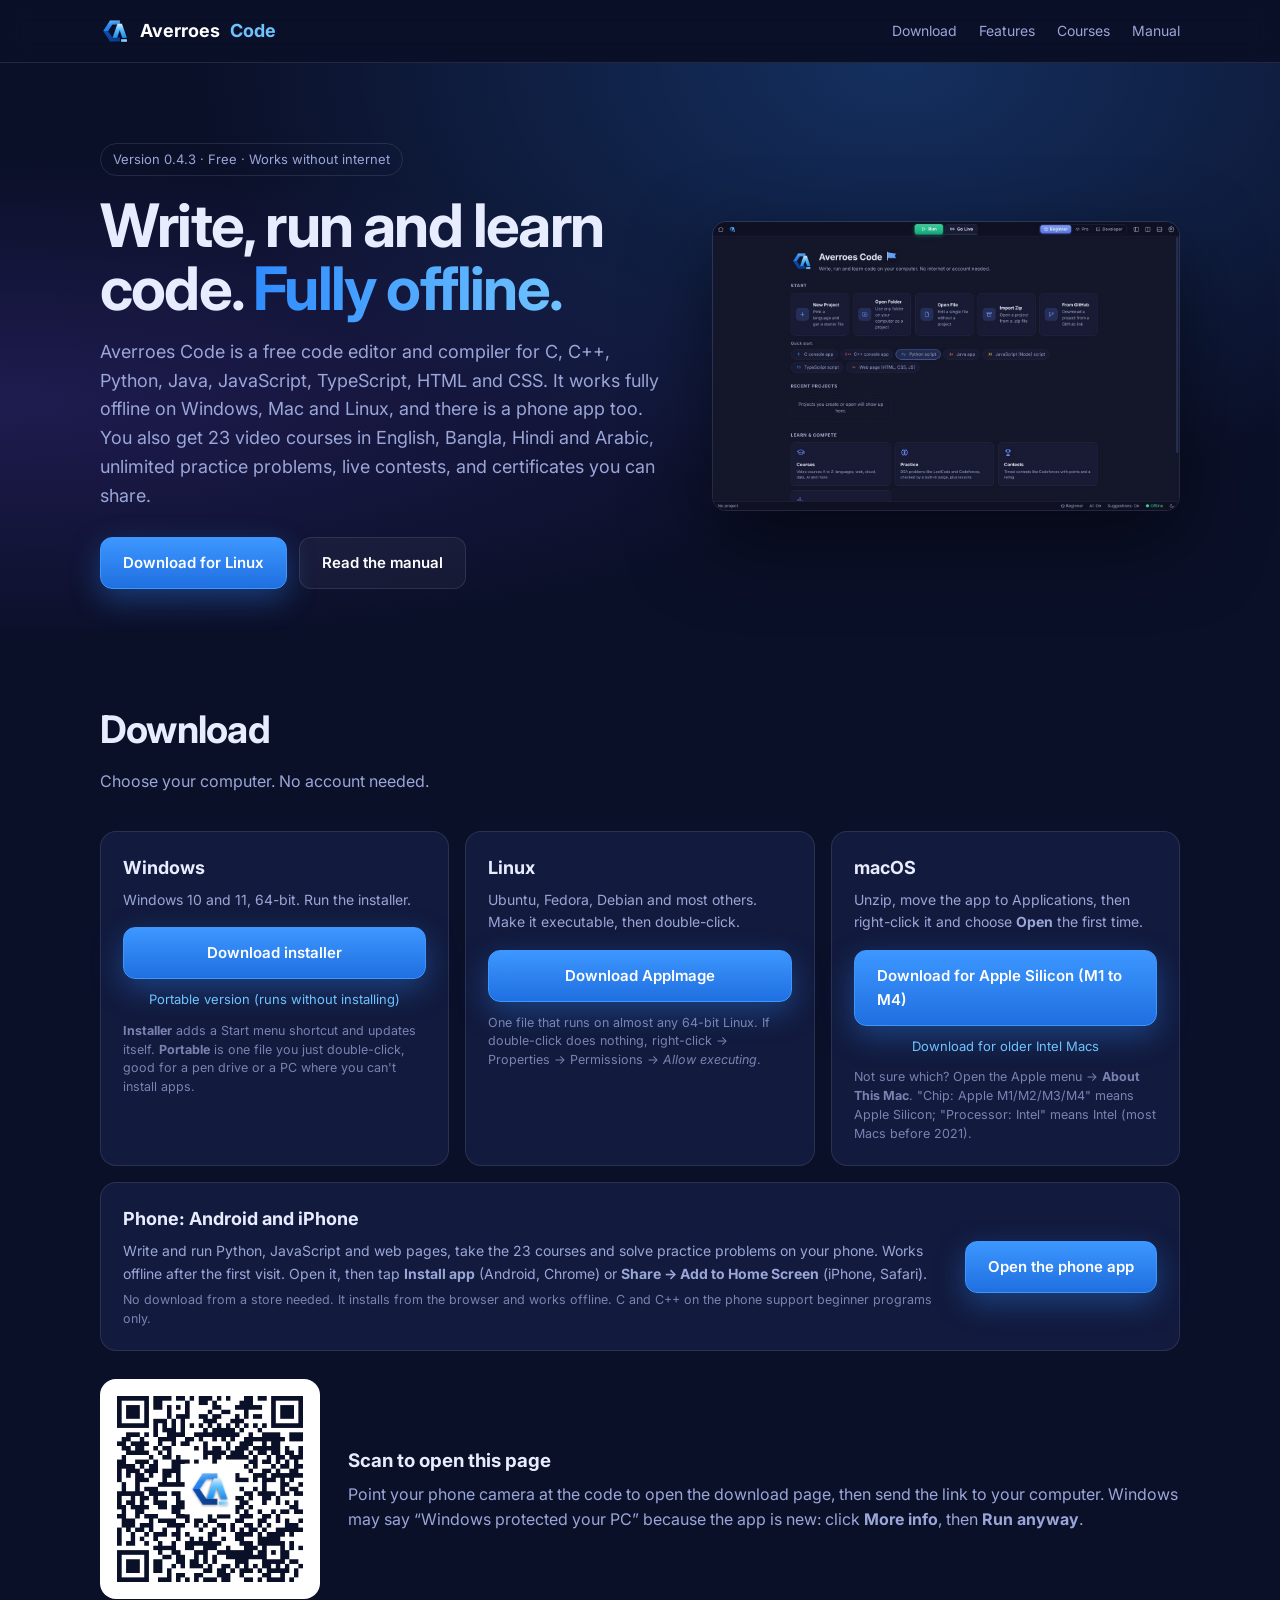
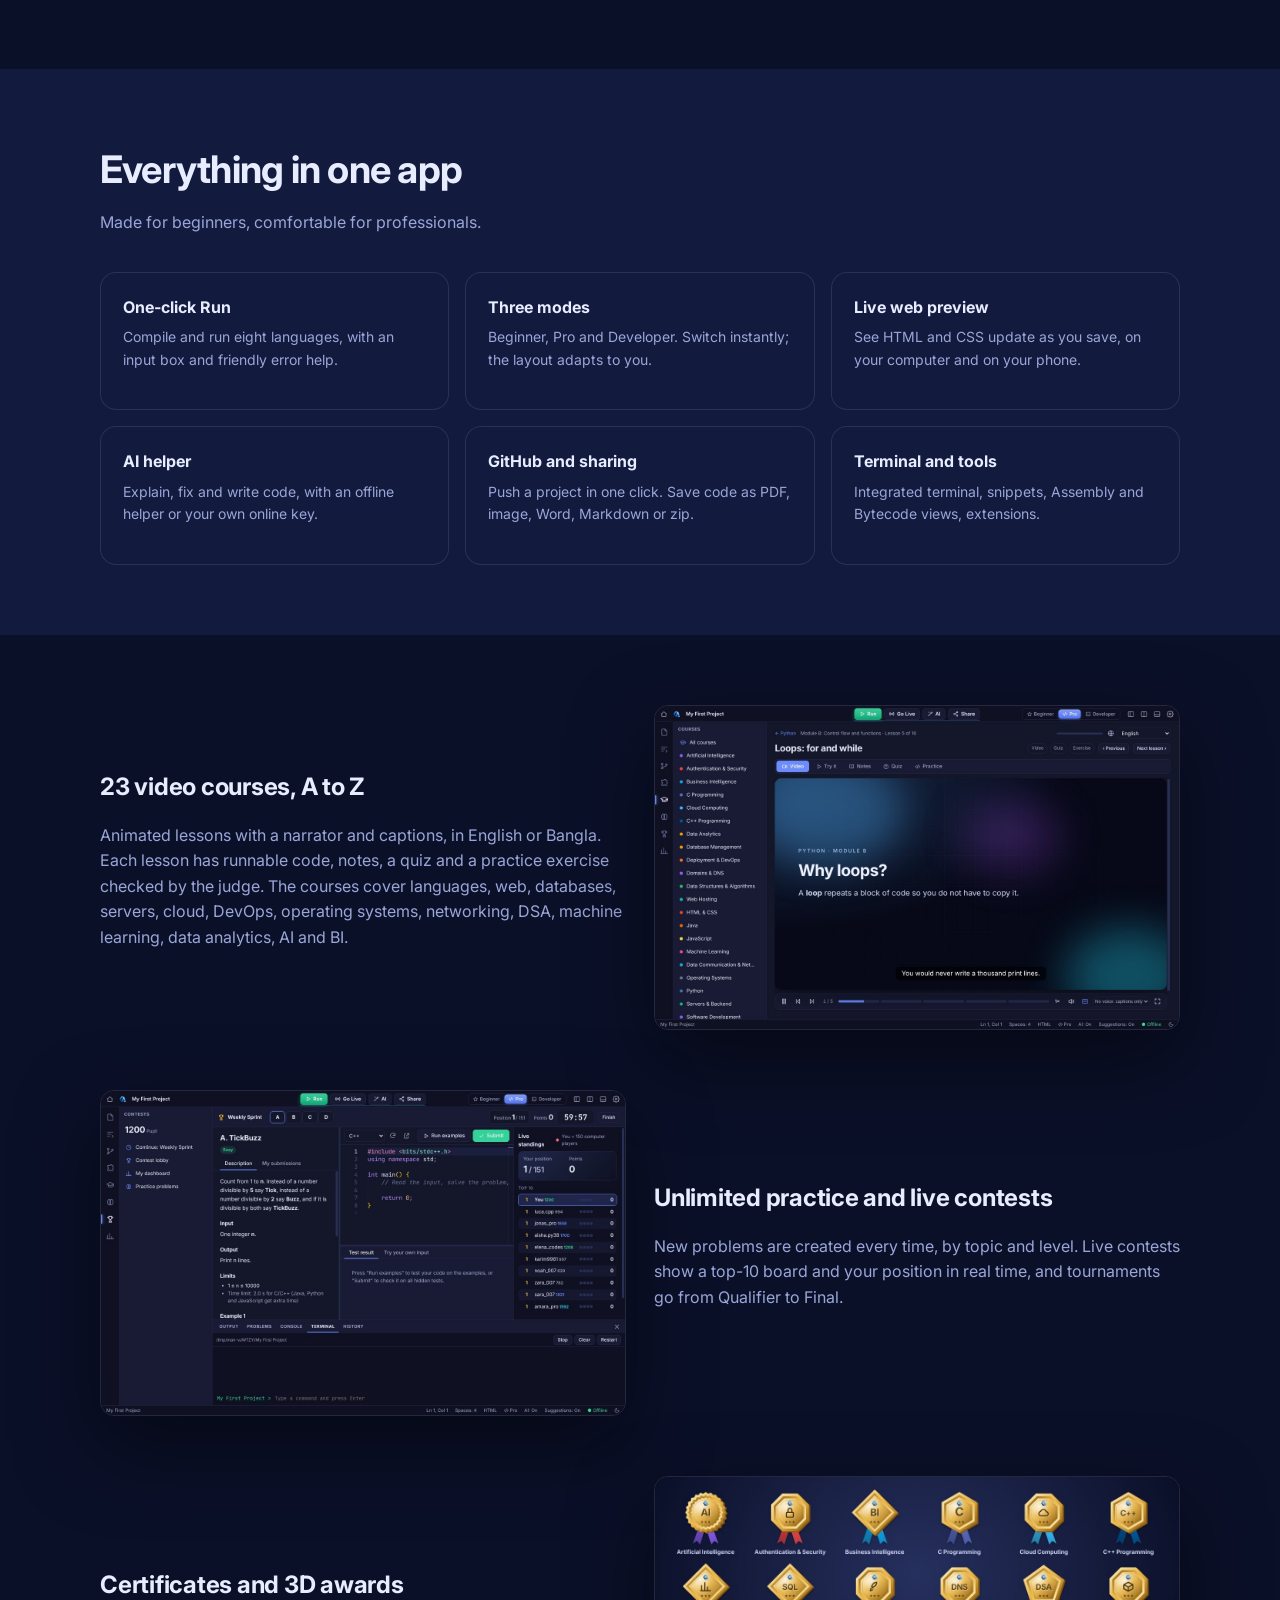
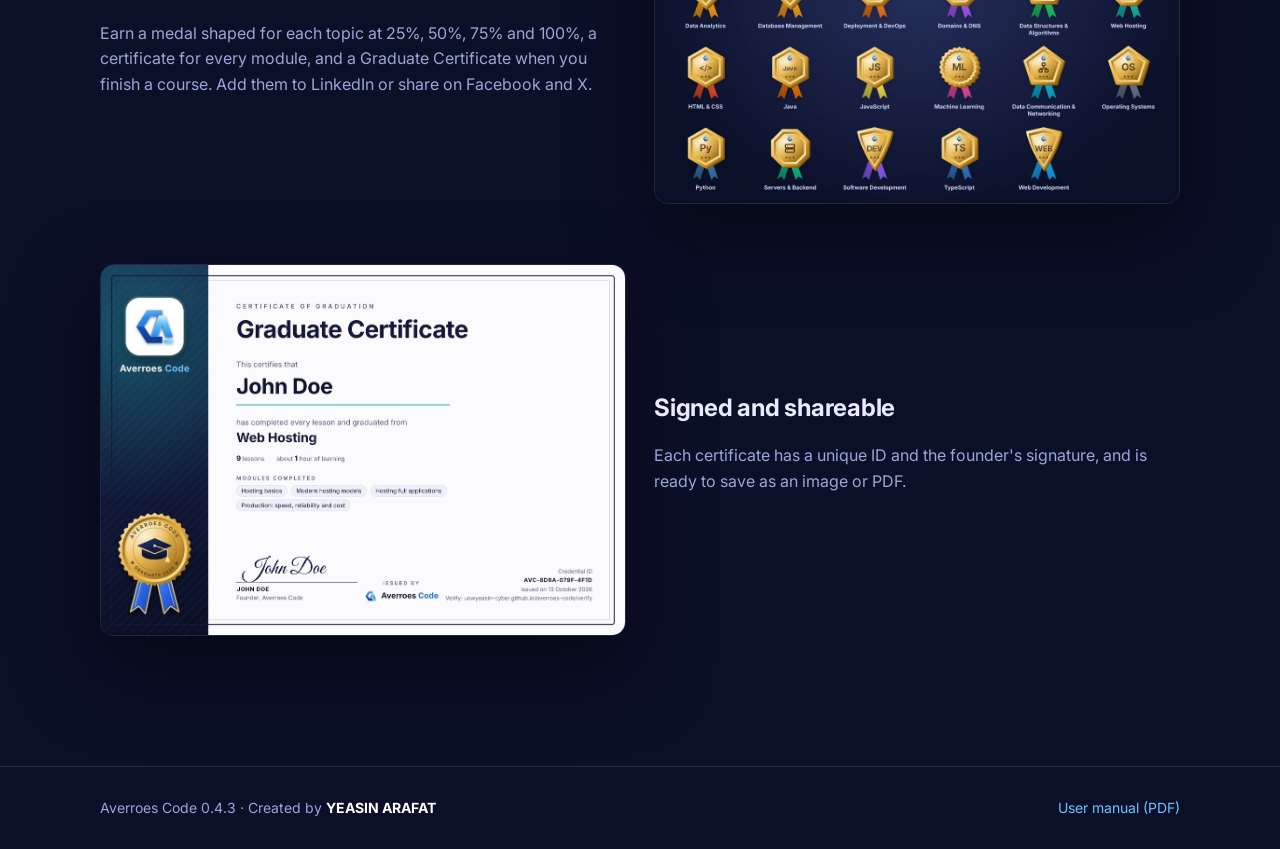
<file: averroes-code/index.html>
<!DOCTYPE html>
<html lang="en">
<head>
<meta charset="utf-8">
<meta name="viewport" content="width=device-width, initial-scale=1">
<title>Averroes Code: offline code editor, compiler and courses</title>
<meta name="description" content="Write, run and learn code fully offline. C, C++, Python, Java, JavaScript, TypeScript, HTML and CSS, with 23 video courses, unlimited practice, live contests and shareable certificates. Free for Windows, Linux and macOS.">
<meta property="og:title" content="Averroes Code">
<meta property="og:description" content="An offline code editor, compiler and learning studio. Created by YEASIN ARAFAT.">
<meta property="og:image" content="https://uowyeasin-cyber.github.io/averroes-code/img/01-home.jpg">
<link rel="icon" href="logo.svg" type="image/svg+xml">
<link rel="preconnect" href="https://fonts.googleapis.com">
<link href="https://fonts.googleapis.com/css2?family=Inter:wght@400;500;600;700;800&display=swap" rel="stylesheet">
<style>
:root { --bg: #0b1029; --bg2: #121a3d; --line: rgba(255,255,255,.1); --text: #e8ecff; --muted: #9aa6d8; --blue: #2f8cff; --blue2: #6fc3ff; }
* { box-sizing: border-box; }
html { scroll-behavior: smooth; }
body { margin: 0; font-family: Inter, system-ui, sans-serif; background: var(--bg); color: var(--text); line-height: 1.6; }
a { color: var(--blue2); text-decoration: none; }
.wrap { max-width: 1120px; margin: 0 auto; padding: 0 20px; }
nav { position: sticky; top: 0; z-index: 10; backdrop-filter: blur(12px); background: rgba(11,16,41,.75); border-bottom: 1px solid var(--line); }
nav .wrap { display: flex; align-items: center; gap: 12px; height: 62px; }
nav .brand { display: flex; align-items: center; gap: 10px; font-weight: 700; font-size: 18px; color: #fff; }
nav .brand span { color: var(--blue2); }
nav .links { margin-left: auto; display: flex; gap: 22px; font-size: 14px; }
nav .links a { color: var(--muted); }
.hero { padding: 80px 0 40px; background: radial-gradient(ellipse at 70% 0%, rgba(47,140,255,.25), transparent 55%), radial-gradient(ellipse at 0% 60%, rgba(120,80,255,.18), transparent 50%); }
.hero .wrap { display: grid; grid-template-columns: 1.1fr .9fr; gap: 40px; align-items: center; }
.hero h1 { font-size: clamp(36px, 6vw, 60px); line-height: 1.05; letter-spacing: -.03em; margin: 0; }
.hero h1 span { background: linear-gradient(90deg, var(--blue), var(--blue2)); -webkit-background-clip: text; background-clip: text; color: transparent; }
.hero p { font-size: 18px; color: var(--muted); max-width: 560px; }
.pill { display: inline-block; font-size: 13px; padding: 5px 12px; border: 1px solid var(--line); border-radius: 99px; color: var(--muted); margin-bottom: 18px; }
.btns { display: flex; gap: 12px; flex-wrap: wrap; margin-top: 26px; }
.btn { display: inline-flex; align-items: center; gap: 8px; padding: 13px 22px; border-radius: 12px; font-weight: 600; font-size: 15px; border: 1px solid var(--line); color: #fff; background: rgba(255,255,255,.04); }
.btn.primary { background: linear-gradient(180deg, #3d97ff, #1f6fe0); border-color: #3d97ff; box-shadow: 0 10px 30px rgba(47,140,255,.35); }
.shot { border-radius: 14px; border: 1px solid var(--line); box-shadow: 0 30px 80px rgba(0,0,0,.5); width: 100%; display: block; }
section { padding: 70px 0; }
h2 { font-size: clamp(26px, 4vw, 38px); letter-spacing: -.02em; margin: 0 0 10px; }
.sub { color: var(--muted); margin: 0 0 36px; }
.card.phone { margin-top: 16px; display: flex; align-items: center; gap: 20px; justify-content: space-between; }
.card.phone p { margin: 6px 0 0; }
.card.phone > div { flex: 1; min-width: 0; }
.card.phone .btn { flex: none; width: auto; margin: 0; }
.dl { display: grid; grid-template-columns: repeat(3, 1fr); gap: 16px; }
.card { background: var(--bg2); border: 1px solid var(--line); border-radius: 16px; padding: 22px; }
.card h3 { margin: 0 0 4px; font-size: 18px; }
.card p { color: var(--muted); font-size: 14px; margin: 6px 0 16px; }
.card .btn { width: 100%; justify-content: center; }
.card .alt { display: block; text-align: center; font-size: 13px; margin-top: 10px; }
.card .note { font-size: 12.5px; opacity: .75; margin: 12px 0 0; line-height: 1.5; }
.qr { display: grid; grid-template-columns: 220px 1fr; gap: 28px; align-items: center; margin-top: 28px; }
.qr img { width: 220px; border-radius: 16px; background: #fff; padding: 8px; }
.feat { display: grid; grid-template-columns: repeat(3, 1fr); gap: 16px; }
.feat .card h3 { font-size: 16px; }
.split { display: grid; grid-template-columns: 1fr 1fr; gap: 28px; align-items: center; margin-bottom: 60px; }
.split.rev > :first-child { order: 2; }
.split h3 { font-size: 24px; margin: 0 0 8px; letter-spacing: -.01em; }
.split p { color: var(--muted); }
footer { border-top: 1px solid var(--line); padding: 30px 0; color: var(--muted); font-size: 14px; }
footer .wrap { display: flex; justify-content: space-between; gap: 12px; flex-wrap: wrap; }
@media (max-width: 860px) {
  .hero .wrap, .split, .qr { grid-template-columns: 1fr; }
  .split.rev > :first-child { order: 0; }
  .dl, .feat { grid-template-columns: 1fr; }
  .card.phone { flex-direction: column; align-items: stretch; }
  .card.phone .btn { width: 100%; }
  nav .links { display: none; }
  .qr img { width: 180px; }
}
</style>
</head>
<body>
<nav><div class="wrap"><a class="brand" href="#"><img src="logo.svg" width="30" height="30" alt="">Averroes <span>Code</span></a>
<div class="links"><a href="#download">Download</a><a href="#features">Features</a><a href="#learn">Courses</a><a href="Averroes-Code-User-Manual.pdf">Manual</a></div></div></nav>

<header class="hero"><div class="wrap">
<div>
<div class="pill">Version 0.4.3 · Free · Works without internet</div>
<h1>Write, run and learn code. <span>Fully offline.</span></h1>
<p>Averroes Code is a free code editor and compiler for C, C++, Python, Java, JavaScript, TypeScript, HTML and CSS. It works fully offline on Windows, Mac and Linux, and there is a phone app too. You also get 23 video courses in English, Bangla, Hindi and Arabic, unlimited practice problems, live contests, and certificates you can share.</p>
<div class="btns"><a class="btn primary" id="main-dl" href="#download">Download for free</a><a class="btn" href="Averroes-Code-User-Manual.pdf">Read the manual</a></div>
</div>
<img class="shot" src="img/01-home.jpg" alt="Averroes Code home screen">
</div></header>

<section id="download"><div class="wrap">
<h2>Download</h2>
<p class="sub">Choose your computer. No account needed.</p>
<div class="dl">
<div class="card"><h3>Windows</h3><p>Windows 10 and 11, 64-bit. Run the installer.</p>
<a class="btn primary" href="https://github.com/uowyeasin-cyber/uowyeasin-cyber.github.io/releases/download/v0.4.3/Averroes-Code-Setup-0.4.3.exe">Download installer</a>
<a class="alt" href="https://github.com/uowyeasin-cyber/uowyeasin-cyber.github.io/releases/download/v0.4.3/Averroes-Code-0.4.3-portable.exe">Portable version (runs without installing)</a>
<p class="note"><b>Installer</b> adds a Start menu shortcut and updates itself. <b>Portable</b> is one file you just double-click, good for a pen drive or a PC where you can't install apps.</p></div>
<div class="card"><h3>Linux</h3><p>Ubuntu, Fedora, Debian and most others. Make it executable, then double-click.</p>
<a class="btn primary" href="https://github.com/uowyeasin-cyber/uowyeasin-cyber.github.io/releases/download/v0.4.3/Averroes-Code-0.4.3-linux-x86_64.AppImage">Download AppImage</a>
<p class="note">One file that runs on almost any 64-bit Linux. If double-click does nothing, right-click → Properties → Permissions → <i>Allow executing</i>.</p></div>
<div class="card"><h3>macOS</h3><p>Unzip, move the app to Applications, then right-click it and choose <b>Open</b> the first time.</p>
<a class="btn primary" href="https://github.com/uowyeasin-cyber/uowyeasin-cyber.github.io/releases/download/v0.4.3/Averroes-Code-0.4.3-mac-AppleSilicon.zip">Download for Apple Silicon (M1 to M4)</a>
<a class="alt" href="https://github.com/uowyeasin-cyber/uowyeasin-cyber.github.io/releases/download/v0.4.3/Averroes-Code-0.4.3-mac-Intel.zip">Download for older Intel Macs</a>
<p class="note">Not sure which? Open the Apple menu → <b>About This Mac</b>. "Chip: Apple M1/M2/M3/M4" means Apple Silicon; "Processor: Intel" means Intel (most Macs before 2021).</p></div>
</div>
<div class="card phone"><div><h3>Phone: Android and iPhone</h3><p>Write and run Python, JavaScript and web pages, take the 23 courses and solve practice problems on your phone. Works offline after the first visit. Open it, then tap <b>Install app</b> (Android, Chrome) or <b>Share → Add to Home Screen</b> (iPhone, Safari).</p>
<p class="note">No download from a store needed. It installs from the browser and works offline. C and C++ on the phone support beginner programs only.</p></div>
<a class="btn primary" href="app/">Open the phone app</a></div>
<div class="qr"><img src="qr.png" alt="QR code for this download page">
<div><h3 style="margin:0 0 6px">Scan to open this page</h3><p class="sub" style="margin:0">Point your phone camera at the code to open the download page, then send the link to your computer. Windows may say “Windows protected your PC” because the app is new: click <b>More info</b>, then <b>Run anyway</b>.</p></div></div>
</div></section>

<section id="features" style="background:var(--bg2)"><div class="wrap">
<h2>Everything in one app</h2>
<p class="sub">Made for beginners, comfortable for professionals.</p>
<div class="feat">
<div class="card"><h3>One-click Run</h3><p>Compile and run eight languages, with an input box and friendly error help.</p></div>
<div class="card"><h3>Three modes</h3><p>Beginner, Pro and Developer. Switch instantly; the layout adapts to you.</p></div>
<div class="card"><h3>Live web preview</h3><p>See HTML and CSS update as you save, on your computer and on your phone.</p></div>
<div class="card"><h3>AI helper</h3><p>Explain, fix and write code, with an offline helper or your own online key.</p></div>
<div class="card"><h3>GitHub and sharing</h3><p>Push a project in one click. Save code as PDF, image, Word, Markdown or zip.</p></div>
<div class="card"><h3>Terminal and tools</h3><p>Integrated terminal, snippets, Assembly and Bytecode views, extensions.</p></div>
</div>
</div></section>

<section id="learn"><div class="wrap">
<div class="split"><div><h3>23 video courses, A to Z</h3><p>Animated lessons with a narrator and captions, in English or Bangla. Each lesson has runnable code, notes, a quiz and a practice exercise checked by the judge. The courses cover languages, web, databases, servers, cloud, DevOps, operating systems, networking, DSA, machine learning, data analytics, AI and BI.</p></div><img class="shot" src="img/14-video.jpg" alt="A lesson playing in Bangla"></div>
<div class="split rev"><div><h3>Unlimited practice and live contests</h3><p>New problems are created every time, by topic and level. Live contests show a top-10 board and your position in real time, and tournaments go from Qualifier to Final.</p></div><img class="shot" src="img/12-contest.jpg" alt="A live contest"></div>
<div class="split"><div><h3>Certificates and 3D awards</h3><p>Earn a medal shaped for each topic at 25%, 50%, 75% and 100%, a certificate for every module, and a Graduate Certificate when you finish a course. Add them to LinkedIn or share on Facebook and X.</p></div><img class="shot" src="img/medals-all.jpg" alt="Topic medals"></div>
<div class="split rev"><div><h3>Signed and shareable</h3><p>Each certificate has a unique ID and the founder's signature, and is ready to save as an image or PDF.</p></div><img class="shot" src="img/grad.jpg" alt="Graduate certificate"></div>
</div></section>

<footer><div class="wrap"><div>Averroes Code 0.4.3 · Created by <b style="color:#fff">YEASIN ARAFAT</b></div><div><a href="Averroes-Code-User-Manual.pdf">User manual (PDF)</a></div></div></footer>
<script>
// Point the big button at the right file for this computer.
(function () {
  var b = document.getElementById('main-dl'); if (!b) return;
  var u = navigator.userAgent, base = 'https://github.com/uowyeasin-cyber/uowyeasin-cyber.github.io/releases/download/v0.4.3/';
  if (/Android|iPhone|iPad|iPod/i.test(u)) { b.href = 'app/'; b.textContent = 'Open the phone app'; return; }
  if (/Windows/i.test(u)) { b.href = base + 'Averroes-Code-Setup-0.4.3.exe'; b.textContent = 'Download for Windows'; }
  else if (/Linux/i.test(u) && !/Android/i.test(u)) { b.href = base + 'Averroes-Code-0.4.3-linux-x86_64.AppImage'; b.textContent = 'Download for Linux'; }
})();
</script>
</body>
</html>
</file>
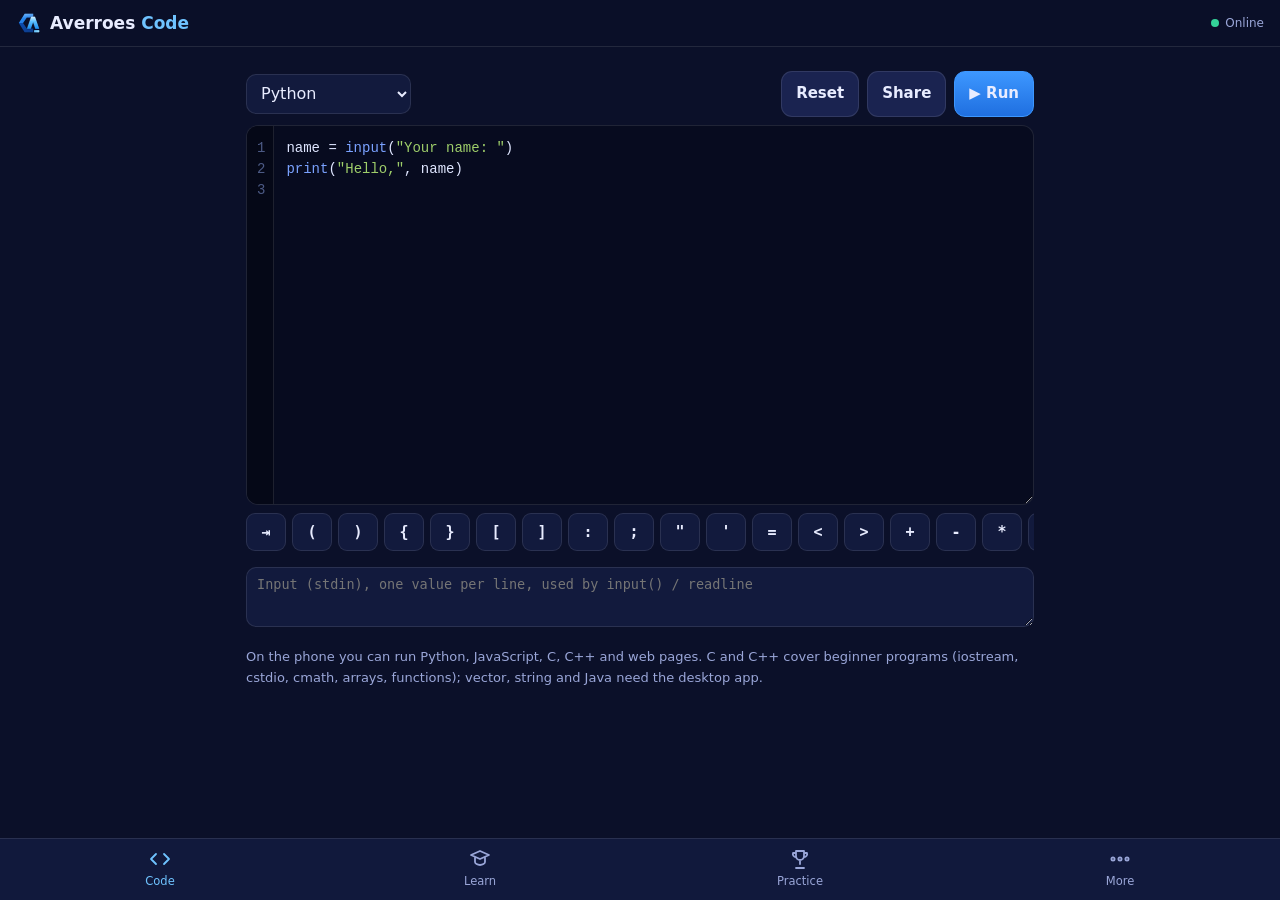
<file: averroes-code/app/index.html>
<!DOCTYPE html>
<html lang="en">
<head>
<meta charset="utf-8">
<meta name="viewport" content="width=device-width, initial-scale=1, viewport-fit=cover">
<title>Averroes Code</title>
<meta name="description" content="Write, run and learn code on your phone. Works offline after the first visit.">
<meta name="theme-color" content="#0b1029">
<meta name="apple-mobile-web-app-capable" content="yes">
<meta name="mobile-web-app-capable" content="yes">
<meta name="apple-mobile-web-app-status-bar-style" content="black-translucent">
<meta name="apple-mobile-web-app-title" content="Averroes">
<link rel="manifest" href="manifest.webmanifest">
<link rel="icon" href="icons/icon.svg" type="image/svg+xml">
<link rel="apple-touch-icon" href="icons/icon-180.png">
<link rel="stylesheet" href="app.css">
</head>
<body>
<header class="top">
  <div class="brand"><img src="icons/icon.svg" alt="" width="26" height="26"><span>Averroes <b>Code</b></span></div>
  <button id="install" class="chip hidden" type="button">Install app</button>
  <span id="net" class="net"></span>
</header>
<main id="view"></main>
<nav class="tabs">
  <button data-tab="code" type="button"><svg viewBox="0 0 24 24"><path d="M8 7l-5 5 5 5M16 7l5 5-5 5"/></svg><span>Code</span></button>
  <button data-tab="learn" type="button"><svg viewBox="0 0 24 24"><path d="M3 8l9-4 9 4-9 4zM7 10v5c0 1.5 2.5 3 5 3s5-1.5 5-3v-5"/></svg><span>Learn</span></button>
  <button data-tab="practice" type="button"><svg viewBox="0 0 24 24"><path d="M8 4h8v5a4 4 0 0 1-8 0zM8 6H5a3 3 0 0 0 3 4M16 6h3a3 3 0 0 1-3 4M12 13v4M8 21h8"/></svg><span>Practice</span></button>
  <button data-tab="more" type="button"><svg viewBox="0 0 24 24"><circle cx="5" cy="12" r="1.6"/><circle cx="12" cy="12" r="1.6"/><circle cx="19" cy="12" r="1.6"/></svg><span>More</span></button>
</nav>
<div id="sheet" class="sheet hidden"></div>
<script type="module" src="app.js"></script>
</body>
</html>
</file>
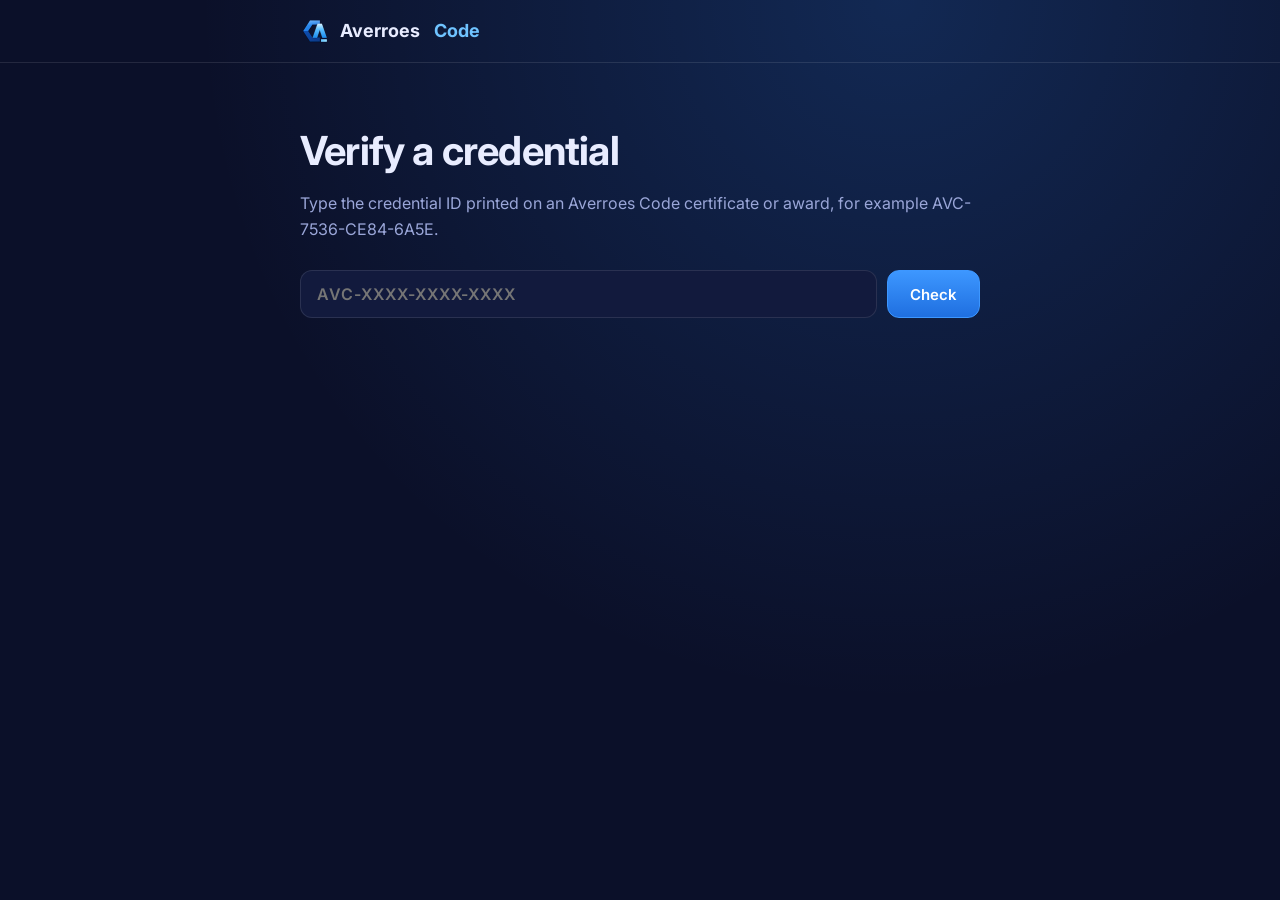
<file: averroes-code/verify.html>
<!DOCTYPE html>
<html lang="en">
<head>
<meta charset="utf-8">
<meta name="viewport" content="width=device-width, initial-scale=1">
<title>Verify a credential · Averroes Code</title>
<meta name="description" content="Check that an Averroes Code certificate or award is real.">
<link rel="icon" href="logo.svg" type="image/svg+xml">
<link rel="preconnect" href="https://fonts.googleapis.com">
<link href="https://fonts.googleapis.com/css2?family=Inter:wght@400;600;700&display=swap" rel="stylesheet">
<style>
:root { --bg: #0b1029; --bg2: #121a3d; --line: rgba(255,255,255,.1); --text: #e8ecff; --muted: #9aa6d8; --blue: #2f8cff; --blue2: #6fc3ff; --ok: #34d399; --bad: #f87171; }
* { box-sizing: border-box; }
body { margin: 0; font-family: Inter, system-ui, sans-serif; background: radial-gradient(ellipse at 70% 0%, rgba(47,140,255,.2), transparent 55%), var(--bg); color: var(--text); line-height: 1.6; min-height: 100vh; }
a { color: var(--blue2); text-decoration: none; }
.wrap { max-width: 720px; margin: 0 auto; padding: 0 20px; }
nav { border-bottom: 1px solid var(--line); }
nav .wrap { display: flex; align-items: center; gap: 10px; height: 62px; font-weight: 700; font-size: 18px; }
nav span { color: var(--blue2); }
h1 { font-size: clamp(28px, 5vw, 40px); letter-spacing: -.02em; margin: 56px 0 8px; }
.sub { color: var(--muted); margin: 0 0 28px; }
form { display: flex; gap: 10px; flex-wrap: wrap; }
input { flex: 1; min-width: 220px; padding: 13px 16px; border-radius: 12px; border: 1px solid var(--line); background: var(--bg2); color: var(--text); font: 600 16px Inter, sans-serif; letter-spacing: .06em; text-transform: uppercase; }
button { padding: 13px 22px; border-radius: 12px; border: 1px solid #3d97ff; background: linear-gradient(180deg, #3d97ff, #1f6fe0); color: #fff; font: 600 15px Inter, sans-serif; cursor: pointer; }
.result { margin-top: 28px; padding: 24px; border-radius: 16px; border: 1px solid var(--line); background: var(--bg2); display: none; }
.result.show { display: block; }
.result.ok { border-color: rgba(52,211,153,.5); }
.result.bad { border-color: rgba(248,113,113,.5); }
.badge { display: inline-flex; align-items: center; gap: 8px; font-weight: 700; }
.ok .badge { color: var(--ok); }
.bad .badge { color: var(--bad); }
dl { display: grid; grid-template-columns: 140px 1fr; gap: 8px 16px; margin: 18px 0 0; }
dt { color: var(--muted); }
dd { margin: 0; font-weight: 600; }
.note { color: var(--muted); font-size: 14px; margin-top: 14px; }
@media (max-width: 560px) { dl { grid-template-columns: 1fr; gap: 2px; } dd { margin-bottom: 8px; } }
</style>
</head>
<body>
<nav><div class="wrap"><a href="./" style="color:inherit;display:flex;align-items:center;gap:10px"><img src="logo.svg" width="30" height="30" alt="">Averroes&nbsp;<span>Code</span></a></div></nav>
<main class="wrap">
<h1>Verify a credential</h1>
<p class="sub">Type the credential ID printed on an Averroes Code certificate or award, for example AVC-7536-CE84-6A5E.</p>
<form id="f"><input id="id" placeholder="AVC-XXXX-XXXX-XXXX" autocomplete="off" spellcheck="false" maxlength="18"><button>Check</button></form>
<div id="out" class="result"></div>
</main>
<script>
// Public read of the certificate record (Firestore rules allow only reading single IDs).
const KEY = 'AIzaSyCzrq7-bUqGZ0XbKyH97UEAcP4Noi26FFM';
const DB = 'https://firestore.googleapis.com/v1/projects/averroes-code-5a5b8/databases/(default)/documents/certs/';
const KINDS = { course: 'Graduate certificate', module: 'Module certificate', award: 'Course award', achievement: 'Award / certificate' };
const out = document.getElementById('out');
const input = document.getElementById('id');
const esc = (s) => String(s).replace(/[&<>"]/g, (c) => ({ '&': '&amp;', '<': '&lt;', '>': '&gt;', '"': '&quot;' }[c]));
function show(cls, html) { out.className = `result show ${cls}`; out.innerHTML = html; }
async function check(raw) {
  const id = raw.trim().toUpperCase();
  if (!/^AVC-[0-9A-F]{4}-[0-9A-F]{4}-[0-9A-F]{4}$/.test(id)) return show('bad', '<div class="badge">✕ That is not a valid credential ID</div><p class="note">IDs look like AVC-7536-CE84-6A5E (letters A to F and numbers).</p>');
  history.replaceState(null, '', `?id=${id}`);
  show('', 'Checking…');
  try {
    const res = await fetch(`${DB}${id}?key=${KEY}`);
    if (res.status === 404 || res.status === 403) {
      return show('bad', `<div class="badge">✕ No record of ${esc(id)}</div><p class="note">If the certificate was made while the app was offline, its ID is saved the next time the app is opened with internet. Ask the owner to open the certificate once while online, then check again.</p>`);
    }
    if (!res.ok) throw new Error(`HTTP ${res.status}`);
    const f = (await res.json()).fields || {};
    const v = (k) => (f[k] ? f[k].stringValue ?? f[k].integerValue : '');
    const date = new Date(Number(v('issued'))).toLocaleDateString('en-GB', { day: 'numeric', month: 'long', year: 'numeric' });
    show('ok', `<div class="badge">✓ Verified credential</div>
<dl><dt>Credential ID</dt><dd>${esc(id)}</dd><dt>Awarded to</dt><dd>${esc(v('name'))}</dd><dt>Title</dt><dd>${esc(v('title'))}</dd>${v('detail') ? `<dt>For</dt><dd>${esc(v('detail'))}</dd>` : ''}<dt>Type</dt><dd>${esc(KINDS[v('kind')] || v('kind'))}</dd><dt>Issued</dt><dd>${esc(date)}</dd><dt>Issued by</dt><dd>Averroes Code</dd></dl>`);
  } catch (err) {
    show('bad', `<div class="badge">Could not check right now</div><p class="note">${esc(err.message)}. Check your internet connection and try again.</p>`);
  }
}
document.getElementById('f').addEventListener('submit', (e) => { e.preventDefault(); check(input.value); });
const q = new URLSearchParams(location.search).get('id');
if (q) { input.value = q; check(q); }
</script>
</body>
</html>
</file>
<file: averroes-code/app/app.css>
:root {
  --bg: #0b1029; --bg2: #121a3d; --bg3: #1a2350; --line: rgba(255,255,255,.1); --text: #e8ecff; --muted: #9aa6d8;
  --blue: #2f8cff; --blue2: #6fc3ff; --ok: #34d399; --bad: #f87171; --warn: #fbbf24;
  --easy: #34d399; --medium: #fbbf24; --hard: #f87171;
  --safe-b: env(safe-area-inset-bottom, 0px); --safe-t: env(safe-area-inset-top, 0px);
}
* { box-sizing: border-box; -webkit-tap-highlight-color: transparent; }
html, body { margin: 0; height: 100%; }
body { font-family: Inter, system-ui, -apple-system, 'Segoe UI', Roboto, 'Noto Sans Bengali', sans-serif; background: var(--bg); color: var(--text); line-height: 1.55; font-size: 16px; overscroll-behavior-y: none; }
a { color: var(--blue2); }
button { font: inherit; color: inherit; }
.hidden { display: none !important; }
.muted { color: var(--muted); }
.small { font-size: 13px; }

.top { position: sticky; top: 0; z-index: 5; display: flex; align-items: center; gap: 10px; padding: calc(10px + var(--safe-t)) 16px 10px; background: rgba(11,16,41,.92); backdrop-filter: blur(10px); border-bottom: 1px solid var(--line); }
.brand { display: flex; align-items: center; gap: 8px; font-weight: 700; font-size: 17px; }
.brand b { color: var(--blue2); }
.net { margin-left: auto; font-size: 12px; color: var(--muted); display: flex; align-items: center; gap: 6px; }
.net::before { content: ''; width: 8px; height: 8px; border-radius: 50%; background: var(--ok); }
.net.off::before { background: var(--warn); }
.chip { border: 1px solid var(--blue); background: rgba(47,140,255,.15); border-radius: 99px; padding: 5px 12px; font-size: 13px; font-weight: 600; }

main { padding: 14px 16px calc(84px + var(--safe-b)); max-width: 820px; margin: 0 auto; }
.tabs { position: fixed; left: 0; right: 0; bottom: 0; z-index: 6; display: grid; grid-template-columns: repeat(4, 1fr); background: rgba(18,26,61,.97); border-top: 1px solid var(--line); padding-bottom: var(--safe-b); }
.tabs button { background: none; border: 0; padding: 8px 0 9px; display: flex; flex-direction: column; align-items: center; gap: 2px; font-size: 11.5px; color: var(--muted); }
.tabs svg { width: 24px; height: 24px; fill: none; stroke: currentColor; stroke-width: 1.8; stroke-linecap: round; stroke-linejoin: round; }
.tabs button.active { color: var(--blue2); }

h1 { font-size: 24px; margin: 6px 0 4px; letter-spacing: -.01em; }
h2 { font-size: 18px; margin: 18px 0 8px; }
.card { background: var(--bg2); border: 1px solid var(--line); border-radius: 14px; padding: 14px; }
.list { display: flex; flex-direction: column; gap: 10px; }
.row { display: flex; align-items: center; gap: 10px; }
.grow { flex: 1; min-width: 0; }
.btn { text-decoration: none; display: inline-flex; align-items: center; justify-content: center; gap: 6px; border: 1px solid var(--line); background: var(--bg3); border-radius: 11px; padding: 10px 14px; font-weight: 600; font-size: 15px; min-height: 42px; }
.btn.primary { background: linear-gradient(180deg, #3d97ff, #1f6fe0); border-color: #3d97ff; }
.btn.ok { background: rgba(52,211,153,.18); border-color: rgba(52,211,153,.6); }
.btn:disabled { opacity: .5; }
.btns { display: flex; gap: 8px; flex-wrap: wrap; }
.tag { display: inline-block; font-size: 12px; padding: 2px 8px; border-radius: 99px; border: 1px solid var(--line); color: var(--muted); }
.tag.Easy { color: var(--easy); border-color: rgba(52,211,153,.4); }
.tag.Medium { color: var(--medium); border-color: rgba(251,191,36,.4); }
.tag.Hard { color: var(--hard); border-color: rgba(248,113,113,.4); }
.back { background: none; border: 0; color: var(--blue2); padding: 4px 0; font-size: 15px; }
select, input[type=text] { font: inherit; color: var(--text); background: var(--bg2); border: 1px solid var(--line); border-radius: 10px; padding: 8px 10px; min-height: 40px; }

/* editor */
.edhead { display: flex; gap: 8px; align-items: center; flex-wrap: wrap; margin-bottom: 8px; }
.editor { position: relative; border: 1px solid var(--line); border-radius: 12px; background: #070b1f; overflow: hidden; }
.editor { display: flex; }
.editor .gut { flex: none; overflow: hidden; background: #050817; border-right: 1px solid var(--line); }
.editor .gutter { padding: 12px 8px 12px 10px; text-align: right; white-space: pre; color: #4c5a85; font: 14px/1.5 ui-monospace, SFMono-Regular, Menlo, Consolas, 'Liberation Mono', monospace; min-width: 2ch; user-select: none; }
.editor .code { position: relative; flex: 1; min-width: 0; overflow: hidden; }
.editor .shade { position: absolute; left: 0; top: 0; margin: 0; padding: 12px; pointer-events: none; color: #dfe6ff; font: 14px/1.5 ui-monospace, SFMono-Regular, Menlo, Consolas, 'Liberation Mono', monospace; tab-size: 4; white-space: pre; }
.shade i { font-style: normal; }
.t-k { color: #7aa2ff; } .t-s { color: #9ece6a; } .t-n { color: #ff9e64; } .t-c { color: #5c6a94; font-style: italic !important; } .t-f { color: #e0af68; } .t-a { color: #bb9af7; }
.editor textarea { position: relative; color: transparent; caret-color: #dfe6ff; -webkit-text-fill-color: transparent;
  display: block; width: 100%; min-height: 42vh; resize: vertical; border: 0; outline: 0; background: transparent; color: #dfe6ff; font: 14px/1.5 ui-monospace, SFMono-Regular, Menlo, Consolas, 'Liberation Mono', monospace; padding: 12px; tab-size: 4; white-space: pre; overflow: auto; }
.keys { display: flex; gap: 6px; overflow-x: auto; padding: 8px 0; scrollbar-width: none; }
.keys::-webkit-scrollbar { display: none; }
.keys button { flex: none; min-width: 40px; height: 38px; border-radius: 9px; border: 1px solid var(--line); background: var(--bg2); font: 600 15px ui-monospace, monospace; }
.out { margin-top: 10px; border: 1px solid var(--line); border-radius: 12px; background: #070b1f; }
.out-head { display: flex; align-items: center; gap: 8px; padding: 8px 12px; border-bottom: 1px solid var(--line); font-size: 13px; color: var(--muted); }
.out pre { margin: 0; padding: 12px; font: 13.5px/1.5 ui-monospace, monospace; white-space: pre-wrap; word-break: break-word; max-height: 40vh; overflow: auto; }
.out pre .err { color: var(--bad); }
.out iframe { width: 100%; height: 50vh; border: 0; background: #fff; display: block; border-radius: 0 0 12px 12px; }
.stdin { width: 100%; min-height: 60px; font: 13.5px ui-monospace, monospace; color: var(--text); background: var(--bg2); border: 1px solid var(--line); border-radius: 10px; padding: 8px 10px; margin-top: 8px; }

/* markdown */
.md p { margin: 8px 0; }
.md pre { background: #070b1f; border: 1px solid var(--line); border-radius: 10px; padding: 10px 12px; overflow-x: auto; font: 13.5px/1.5 ui-monospace, monospace; }
.md code { font-family: ui-monospace, monospace; font-size: .92em; background: rgba(255,255,255,.07); padding: 1px 5px; border-radius: 5px; }
.md pre code { background: none; padding: 0; }
.md ul, .md ol { padding-left: 22px; margin: 8px 0; }
.md h1, .md h2, .md h3 { margin: 16px 0 6px; }
.md table { border-collapse: collapse; width: 100%; font-size: 14px; display: block; overflow-x: auto; }
.md td, .md th { border: 1px solid var(--line); padding: 5px 8px; }

/* courses */
.course { display: flex; gap: 12px; align-items: flex-start; text-align: left; width: 100%; background: var(--bg2); border: 1px solid var(--line); border-radius: 14px; padding: 13px; }
.dot { flex: none; width: 38px; height: 38px; border-radius: 11px; display: grid; place-items: center; font-weight: 800; font-size: 13px; color: #fff; }
.lesson { width: 100%; text-align: left; display: flex; gap: 10px; align-items: center; background: var(--bg2); border: 1px solid var(--line); border-radius: 12px; padding: 11px 12px; }
.lesson .check { width: 22px; height: 22px; border-radius: 50%; border: 2px solid var(--line); flex: none; display: grid; place-items: center; font-size: 13px; }
.lesson.done .check { background: var(--ok); border-color: var(--ok); color: #062; }
.bar { height: 6px; border-radius: 99px; background: rgba(255,255,255,.1); overflow: hidden; }
.bar i { display: block; height: 100%; background: linear-gradient(90deg, var(--blue), var(--blue2)); }
.seg { display: flex; gap: 6px; overflow-x: auto; margin: 10px 0; scrollbar-width: none; }
.seg button { flex: none; border: 1px solid var(--line); background: var(--bg2); border-radius: 99px; padding: 7px 14px; font-size: 14px; }
.seg button.on { background: rgba(47,140,255,.2); border-color: var(--blue); color: #fff; }
.slide { min-height: 46vh; display: flex; flex-direction: column; justify-content: center; background: radial-gradient(ellipse at 20% 0%, rgba(47,140,255,.18), transparent 60%), var(--bg2); border: 1px solid var(--line); border-radius: 16px; padding: 18px; }
.slide h3 { margin: 0 0 8px; font-size: 20px; }
.player { display: flex; align-items: center; gap: 8px; margin-top: 10px; }
.player .grow { text-align: center; font-size: 13px; color: var(--muted); }
.quiz .opt { width: 100%; text-align: left; border: 1px solid var(--line); background: var(--bg2); border-radius: 11px; padding: 11px 12px; margin-top: 8px; }
.quiz .opt.right { border-color: var(--ok); background: rgba(52,211,153,.12); }
.quiz .opt.wrong { border-color: var(--bad); background: rgba(248,113,113,.12); }
.verdict { font-weight: 700; }
.verdict.AC, .verdict.OK { color: var(--ok); }
.verdict.WA, .verdict.RE, .verdict.TLE, .verdict.CE { color: var(--bad); }
.stat { display: grid; grid-template-columns: repeat(3, 1fr); gap: 8px; }
.stat .card { text-align: center; padding: 10px; }
.stat b { display: block; font-size: 20px; }

.sheet { position: fixed; inset: 0; z-index: 20; background: rgba(0,0,0,.55); display: flex; align-items: flex-end; }
.sheet .panel { width: 100%; max-height: 85vh; overflow: auto; background: var(--bg2); border-radius: 18px 18px 0 0; padding: 18px 16px calc(18px + var(--safe-b)); }
.toast { position: fixed; left: 50%; transform: translateX(-50%); bottom: calc(86px + var(--safe-b)); z-index: 30; background: #24305f; border: 1px solid var(--line); padding: 10px 16px; border-radius: 12px; font-size: 14px; max-width: 90vw; }
.steps li { margin: 6px 0; }
@media (min-width: 900px) { main { padding-top: 24px; } }
</file>
